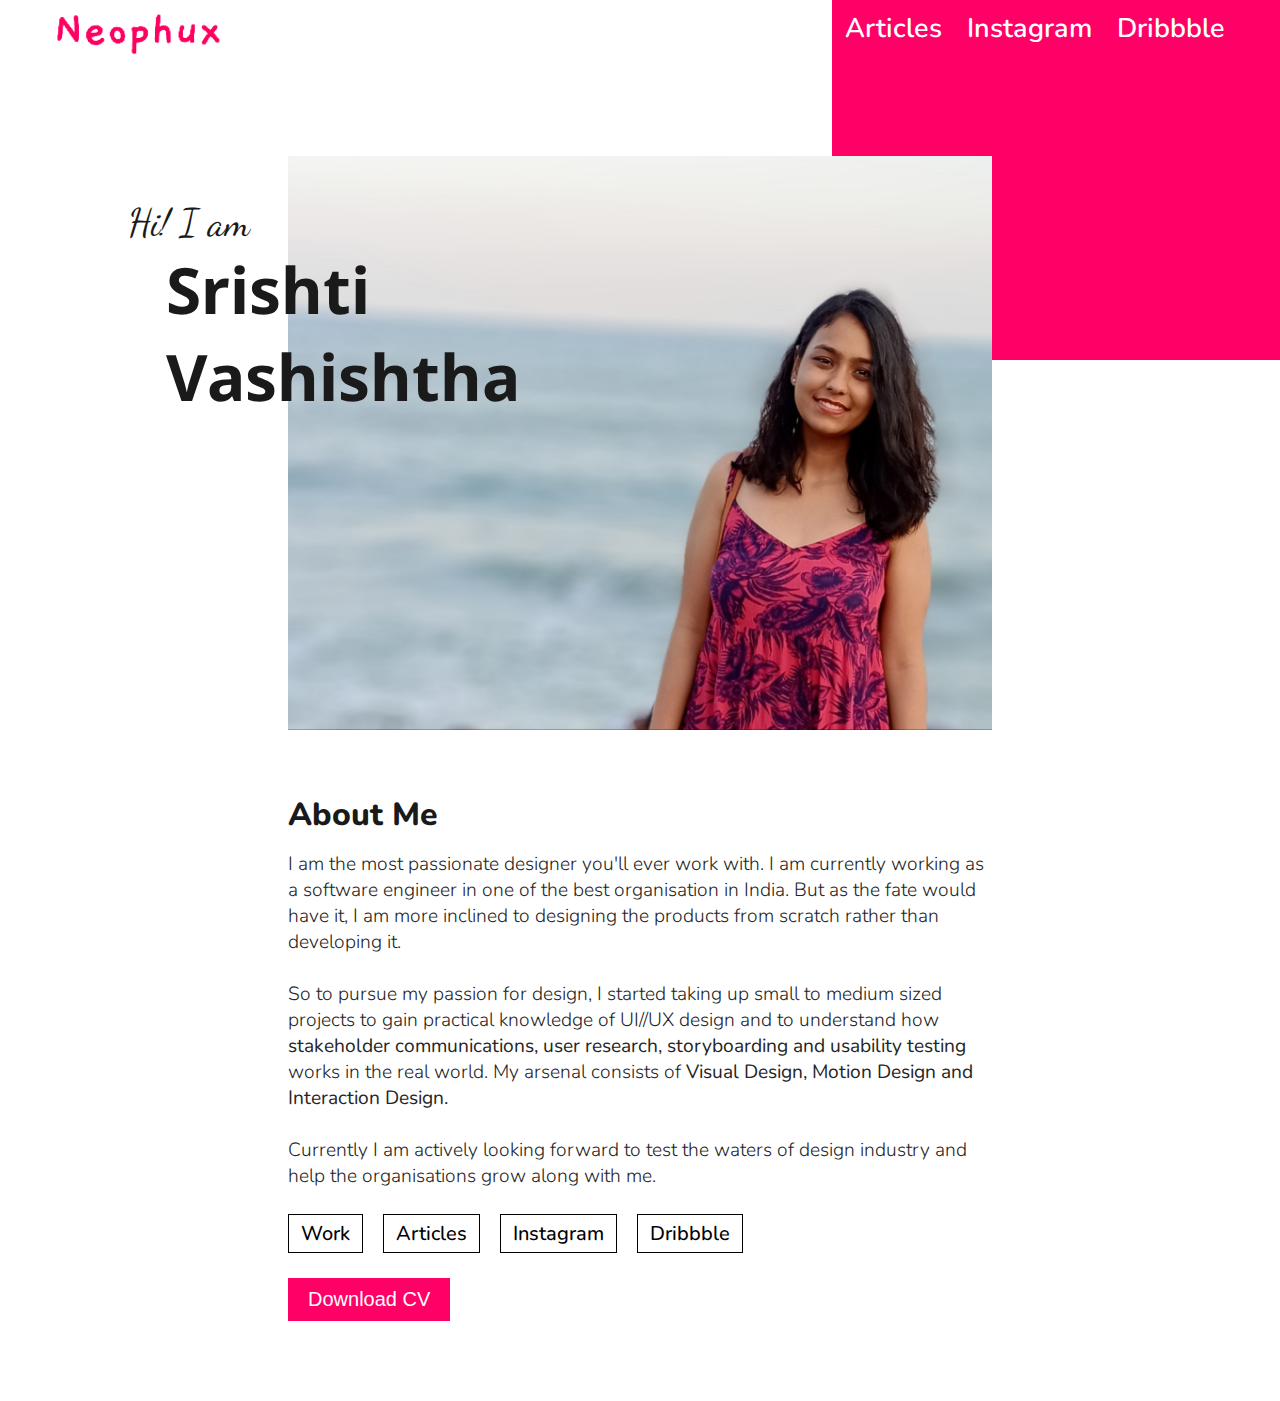
<file: index.html>
<!DOCTYPE html>
<html lang="en">
<head>
    <meta charset="UTF-8">
    <meta name="viewport" content="width=device-width, initial-scale=1.0">
    <link rel="stylesheet" href="https://stackpath.bootstrapcdn.com/font-awesome/4.7.0/css/font-awesome.min.css" />
    <title>Homepage</title>
    <link rel="preconnect" href="https://fonts.gstatic.com">
    
    <link href="https://fonts.googleapis.com/css2?family=Dancing+Script&family=Noto+Sans:wght@700&family=Nunito:ital,wght@0,200;0,300;0,400;0,600;0,700;0,800;0,900;1,200;1,300;1,400;1,600;1,700;1,800;1,900&display=swap" rel="stylesheet">
    
    <link href="https://fonts.googleapis.com/css2?family=PT+Serif:ital@1&display=swap" rel="stylesheet">
    
    <link href="https://fonts.googleapis.com/css2?family=Noto+Sans&display=swap" rel="stylesheet">
    <link rel="stylesheet" href="assets/css/common.css">
    <link rel="stylesheet" href="assets/css/home.css">
    
</head>
<body>
    <!--<button class="btn_nav_toggle">
        <i class="fa fa-bars"></i>
    </button>-->
    <div class="menu-btn">
        <div class="menu-btn__burger"></div>
    </div>
    <div class="navbar shown_nav_sidebar">
        <div class="logo mob_logo">
            <img src="logo.png" alt="LOGO">
        </div>
        <div class="navOption">
            <a href="/work.html">
                <p>My work</p>
            </a> 
            <a href="/articles.html">
                <p>Articles</p>
            </a> 
            <a href="/instagram.html">
                <p>Instagram</p>
            </a> 
            <a href="https://dribbble.com/neophux">
                <p>Dribbble</p>
            </a> 
        </div>
    </div>
    <div class="box1"></div>
    <div class="main">
        <div class="headText">
            <span class="hiText">Hi! I am</span> 
            <span class="fullName">
                <span class="fname">Srishti</span>
                <span class="lname">Vashishtha</span></div>
            </span>
        <div class="headImg">
            <img src="./assets/images/image1.jpg" alt="Srishti Vashishtha">
        </div>
    </div>
    <div class="about">
        <div class="heading">
            <p class="heading1">About Me</p>
            <p class="headingInfo">
                I am the most passionate designer you'll ever work with. I am currently working as a software engineer in one of the best organisation in India. But as the fate would have it, I am more inclined to designing the products from scratch rather than developing it.<br><br> So to pursue my passion for design, I started taking up small to medium sized projects to gain practical knowledge of UI//UX design and to understand how <b>stakeholder communications, user research, storyboarding and usability testing </b>works in the real world. My arsenal consists of <b>Visual Design, Motion Design and Interaction Design.</b> <br> <br>Currently I am actively looking forward to test the waters of design industry and help the organisations grow along with me.
            </p>
        </div>
        <div class="buttons">
            <a href="./work.html"> 
                <button class="button">Work</button>
            </a>
            <a href="./articles.html"> 
                <button class="button">Articles</button>
            </a>
            <a href="./instagram.html"> 
                <button class="button">Instagram</button>
            </a>
            <a href="https://dribbble.com/neophux"> 
                <button class="button dribble">Dribbble</button>
            </a>
        </div>
        <a href="https://drive.google.com/file/d/1NI_rmw8hru7Rt0eQvITKJm180hNvd64D/view?usp=sharing" target="_blank">
            <div class="CV">
                <button class="CVButton">Download CV</button>
            </div>
        </a>
    </div>
    <script src="https://code.jquery.com/jquery-3.6.0.min.js"></script>
    <script>
        $('.menu-btn').click(function(){
            $('.navOption').slideToggle();
            $(this).toggleClass('activeToggles')
        })
        const menuBtn = document.querySelector('.menu-btn');
        let menuOpen = false;
        menuBtn.addEventListener('click', () => {
        if(!menuOpen) {
            menuBtn.classList.add('open');
            menuOpen = true;
        } else {
            menuBtn.classList.remove('open');
            menuOpen = false;
        }
        });
    </script>
   
</body>
</html>
</file>
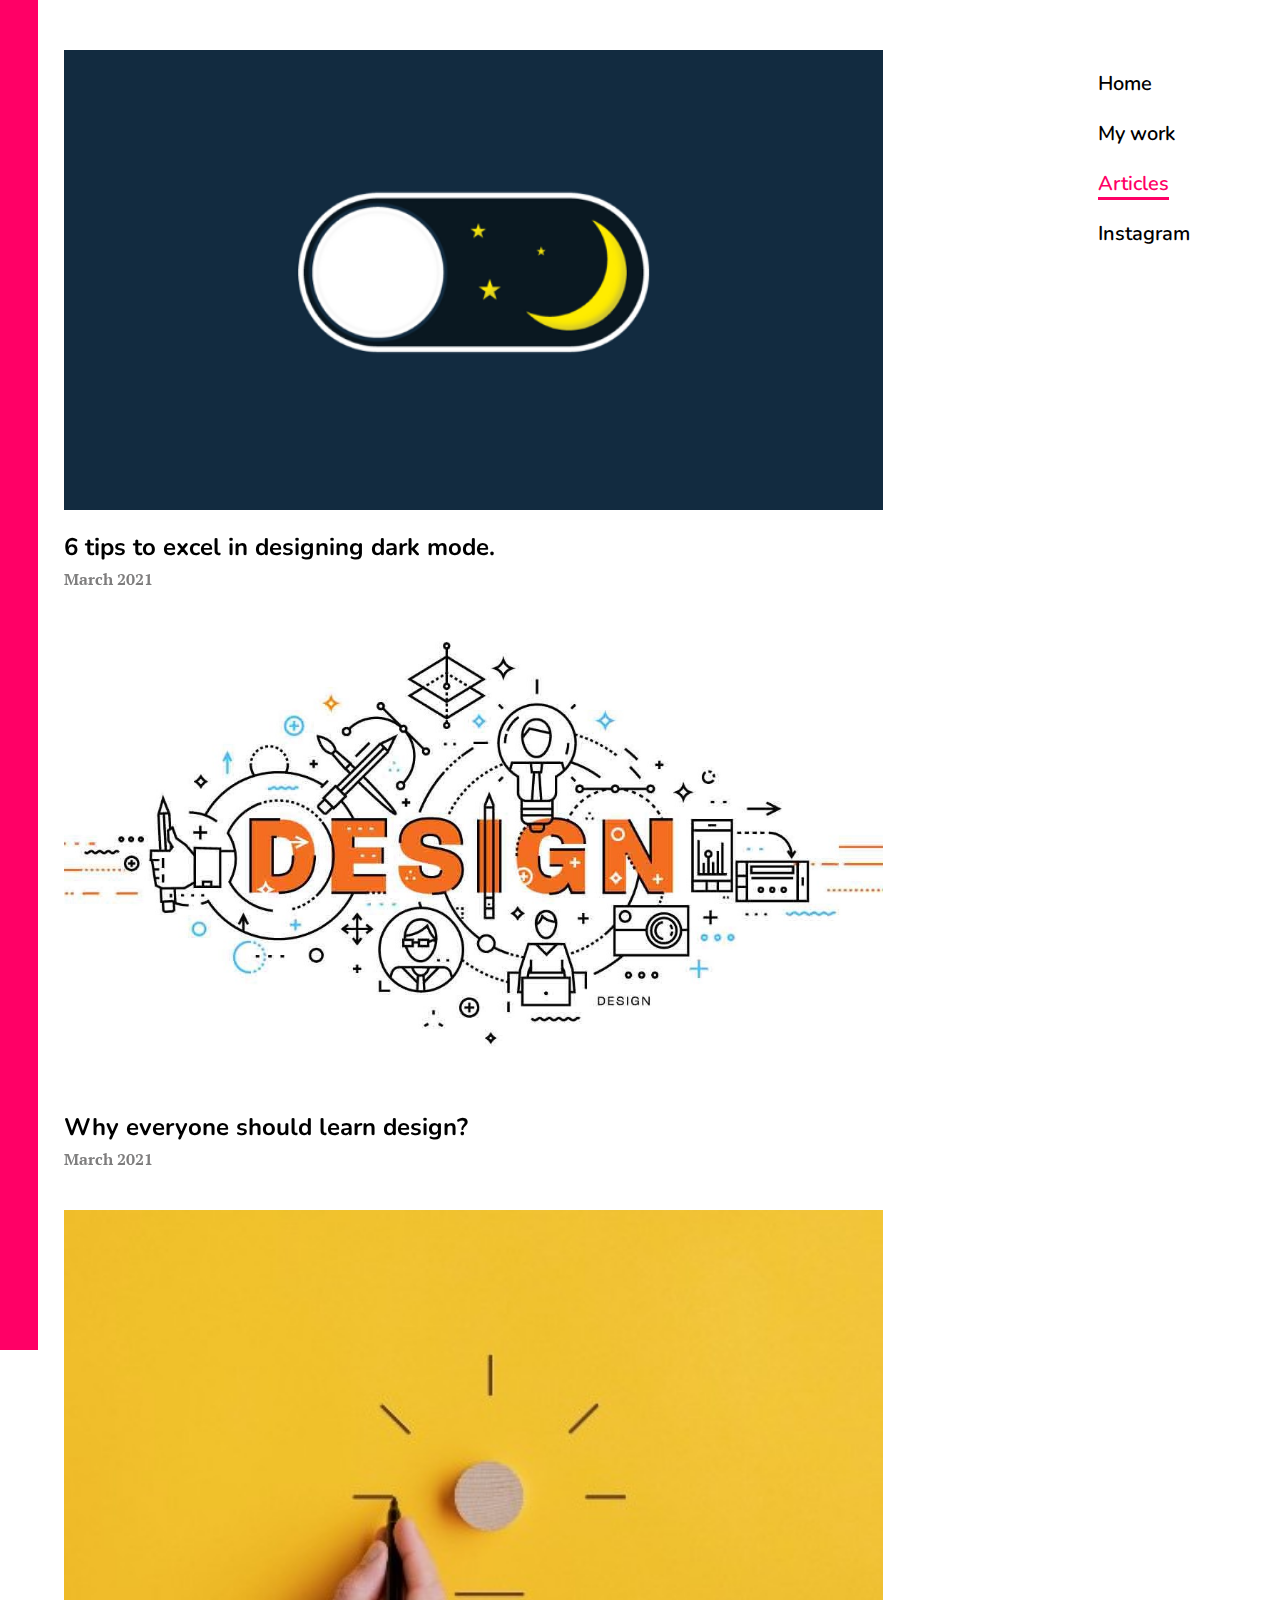
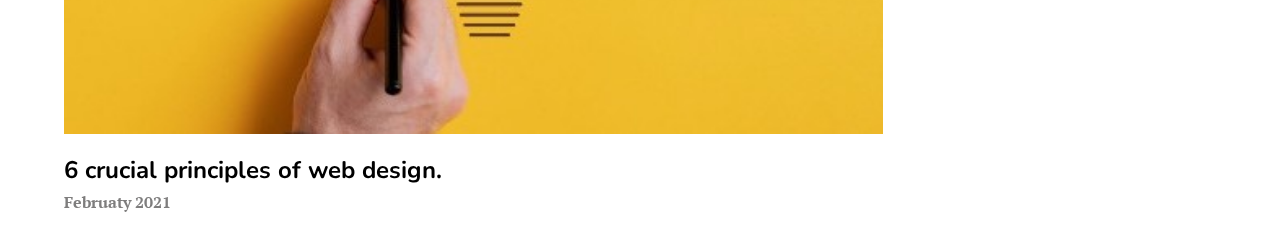
<file: articles.html>
<html>
    <head>
        <title>Neophux - Articles</title>
        <meta content="width=device-width, initial-scale=1" name="viewport" />
        <link rel="stylesheet" href="./assets/css/common.css">
        <link rel="stylesheet" href="./article.css">
        <link rel="preconnect" href="https://fonts.gstatic.com">

        <link rel="stylesheet" href="https://stackpath.bootstrapcdn.com/font-awesome/4.7.0/css/font-awesome.min.css" />

        <link href="https://fonts.googleapis.com/css2?family=Dancing+Script&family=Noto+Sans:wght@700&family=Nunito:ital,wght@0,200;0,300;0,400;0,600;0,700;0,800;0,900;1,200;1,300;1,400;1,600;1,700;1,800;1,900&display=swap" rel="stylesheet">
        
        <link href="https://fonts.googleapis.com/css2?family=PT+Serif:ital@1&display=swap" rel="stylesheet">

        <link href="https://fonts.googleapis.com/css2?family=Noto+Sans&display=swap" rel="stylesheet">

    </head>

    <body>
        <div class = "header">
            <div class="logo_desktop">
                <img src="logo.png" alt="LOGO">
            </div>
        </div>
        <div id="sidebar"></div>
        <!-- mobile-header HTML start -->
    <nav class="mobile_header">
        <a href="./index.html" class="mob_logo"><img src="./logo.png" alt="logo"></a>
        <div class="menu-btn">
            <div class="menu-btn__burger"></div>
        </div>
        <div class="navContent_two">
            <a href="/index.html"><span>Home</span></a>
            <a href="/work.html" ><span>My work</span></a>
            <a href="/articles.html" class="articles"><span>Articles</span></a>
            <a href="/instagram.html"><span class="instagramNav"> Instagram</span></a>    
        </div>
    </nav>
    <!-- mobile-header HTML end -->
        <div class="row">
            <div class="main">
                
                <a href="https://uxplanet.org/6-tips-to-excel-in-designing-dark-mode-fda5b52dc273" class="article">
                    <div class="sp-img">
                            <img src="darkmode.png" alt="sp">
                    </div>
                    <div class="sp-content">
                        6 tips to excel in designing dark mode.
                      <div class ="datesp">
                        March 2021
                      </div>
                    </div>
                </a>
                
                <a href="https://bootcamp.uxdesign.cc/why-everyone-should-learn-design-bc4737b42ced" class="article">
                    <div class="sp-img">
                            <img src="design.jpeg" alt="sp">
                    </div>
                    
                    <div class="sp-content">
                        Why everyone should learn design?
                        <div class ="datesp">
                            March 2021
                        </div>
                    </div>
                </a>
                
                <a href = "https://uxplanet.org/6-crucial-principles-of-web-design-248d574be6b8" class="article">
                    <div class="sp-img-webdesign">
                        <img src="webdesign.jpeg" alt="sp">
                    </div>
                    <div class="sp-content">
                        6 crucial principles of web design.
                        <div class ="datesp">
                            Februaty 2021
                        </div>
                    </div>
                </a>  
            </div>

            <div class="nav">
                <div class="logo">
                    <img src="logo.png" alt="LOGO">
                </div>
                <div class="navContent">
                    <a href="/index.html"><span>Home</span> </a>
                    <a href="/work.html"> <span> My work</span></a>
                    <a href="/articles.html" class="articles"><span> Articles </span></a>
                    <a href="/instagram.html"><span> Instagram </span></a>    
                </div>
            </div>
        </div>
        <script src="https://code.jquery.com/jquery-3.6.0.min.js"></script>
        <script>
            $('.menu-btn').click(function(){
                $('.navContent_two').slideToggle();
            })
            const menuBtn = document.querySelector('.menu-btn');
            let menuOpen = false;
            menuBtn.addEventListener('click', () => {
            if(!menuOpen) {
                menuBtn.classList.add('open');
                menuOpen = true;
            } else {
                menuBtn.classList.remove('open');
                menuOpen = false;
            }
            });
        </script>
    </body>
</html>
</file>
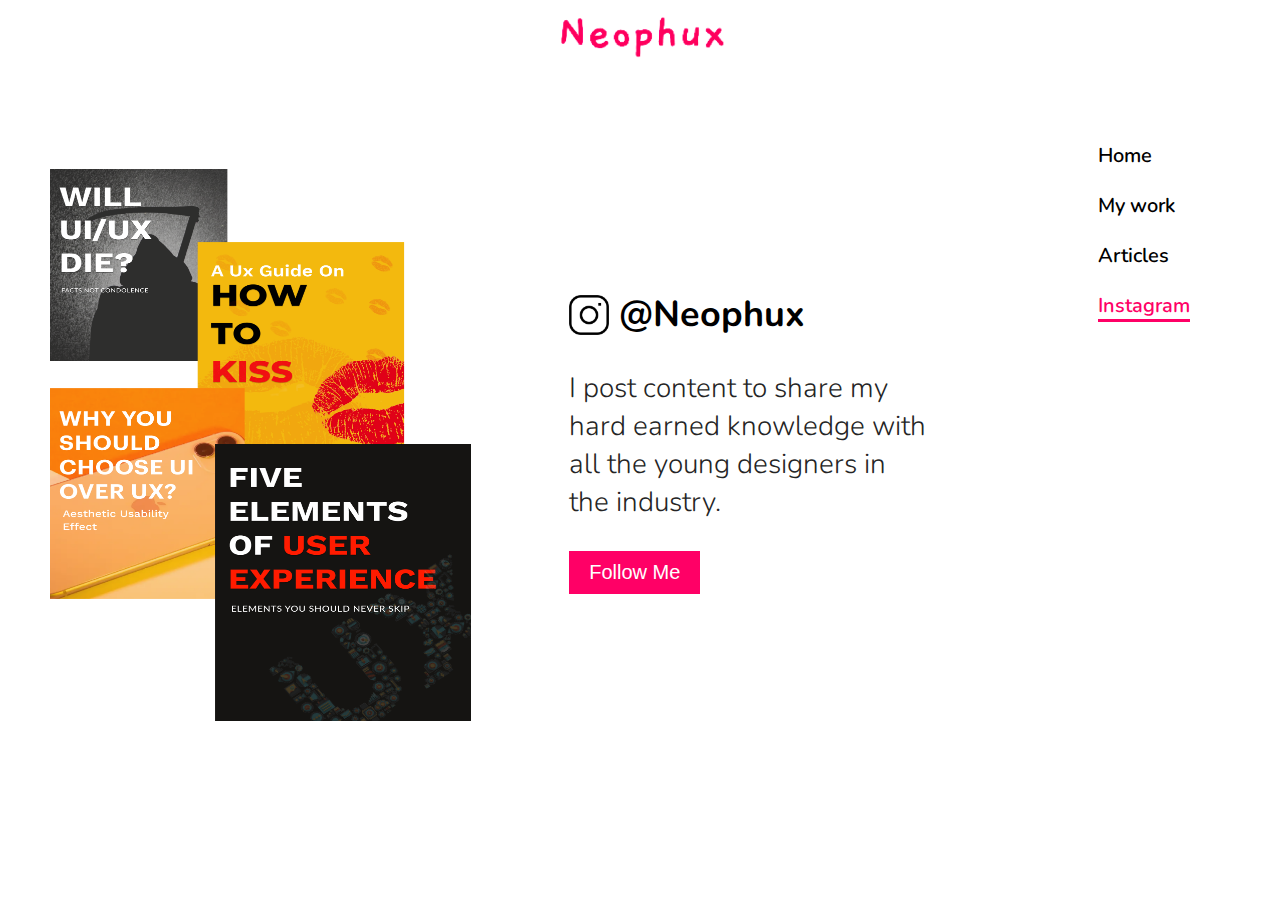
<file: instagram.html>
<!DOCTYPE html>
<html lang="en">
<head>
    <meta charset="UTF-8">
    <meta name="viewport" content="width=device-width, initial-scale=1.0">
    <title>Instagram</title>
    <link rel="stylesheet" href="https://stackpath.bootstrapcdn.com/font-awesome/4.7.0/css/font-awesome.min.css" />
    
    <link href="https://fonts.googleapis.com/css2?family=Dancing+Script&family=Noto+Sans:wght@700&family=Nunito:ital,wght@0,200;0,300;0,400;0,600;0,700;0,800;0,900;1,200;1,300;1,400;1,600;1,700;1,800;1,900&display=swap" rel="stylesheet">
    
    <link href="https://fonts.googleapis.com/css2?family=PT+Serif:ital@1&display=swap" rel="stylesheet">
    
    <link href="https://fonts.googleapis.com/css2?family=Noto+Sans&display=swap" rel="stylesheet">
    <link rel="stylesheet" href="assets/css/common.css">
    <link rel="stylesheet" href="assets/css/instragram.css">
</head>
<body>
    <div class="header_2">
        <div class="logo">
            <img src="logo.png" alt="LOGO">
        </div>
    </div>
    <!-- mobile-header HTML start -->
    <nav class="mobile_header">
        <a href="./index.html" class="mob_logo"><img src="./logo.png" alt="logo"></a>
        <button class="mob_btn_nav_toggle">
            <i class="fa fa-bars"></i>
        </button>
        <div class="navContent_two">
            <a href="/index.html"><span>Home</span></a>
            <a href="/work.html"><span>My work</span></a>
            <a href="/articles.html"><span>Articles</span></a>
            <a href="/instagram.html"><span class="instagramNav"> Instagram</span></a>    
        </div>
    </nav>
    <!-- mobile-header HTML end -->
    <div class="main">
        <div class="content">
            <div class="image">
                <img src="./assets/images/insta_side_image.png" alt="Srishti Vashishatha">
            </div>
            <div class="info">
                <div class="infoPack">
                    <div class="instaIcons">
                        <div class="instaLogo">
                            <img src="./assets/images/insta_image.png" alt="insta-logo">
                        </div>
                        <div class="insta-handle">
                            <p>@Neophux</p>
                        </div>
                    </div>
                    

                    <div class="insta-para">
                        <p>I post content to share my hard earned knowledge with all the young designers in the industry.</p>
                    </div>

                    <a href="https://www.instagram.com/neophux/" target="_blank" class="instaFollow"> 
                        <button class= "follow" type="button">Follow Me</button>
                    </a>
                </div>
            </div> 
        </div>
        <div class="nav">
            <div class="logo">
                <img src="logo.png" alt="LOGO">
            </div>
            <div class="navContent">
                <a href="/index.html"><span>Home</span></a>
                <a href="/work.html"><span>My work</span></a>
                <a href="/articles.html"><span>Articles</span></a>
                <a href="/instagram.html"><span class="instagramNav"> Instagram</span></a>    
            </div>
        </div>
    </div>
    
    <script src="https://code.jquery.com/jquery-3.6.0.min.js"></script>
    <script>
        $('.mob_btn_nav_toggle').click(function(){
            $('.navContent_two').slideToggle();
        })
    </script>
</body>
</html>
</file>
<file: assets/css/common.css>
:root{
    --primary-color:#FF0066;
    --white-text: #ffffff;
    --black-text:#1F1E1D;
    --tile-color:#E8DDDD;
}
/* global css start */
*{
    box-sizing: border-box;
    outline: none;
}
html , body{
    overflow: hidden;overflow-y: auto;
}
body{font-size: 24px;margin: 0;overflow: hidden;overflow-y: auto;}
a{text-decoration: none;}
p{margin: 0;}
/* global css end */

/* common classes css start */
.main{
    position: relative;
    width: 100vw;
}
.button{
    padding: 6px 12px;
    border: 0.5px solid black;
    background-color: white;
    font-family: 'Nunito', sans-serif;
    font-weight: 500;
    font-size: 3vh;
    margin-right: 20px;
    font-size: 17px;
    transition: 0.3s all ease-in-out;
}
.button:hover{
    border: 1px solid var(--primary-color);
    color: var(--primary-color);
}

.CVButton{
    color: white;
    background-color: var(--primary-color);
    padding: 12px 24px;
    border-radius: px;
    border:none;
    font-size: 20px;
    transition: 0.8s cubic-bezier(0.2,1,0.2,1);
    cursor: pointer;
    margin-bottom: 50px;
}
.CVButton:hover{
    transform:translateY(-2px);
    box-shadow: 0px 15px 30px 0px rgba(255, 0, 102,0.25);
}
/* common classes css end */


/* header 1 css start */
.btn_nav_toggle {
    position: absolute;
    border: none;
    background: transparent;
    right: 34px;
    top: 20px;
    padding: 10px 13px;
    color: #fff;
    font-size: 24px;
    border-radius: 4px;
    display: none;
    outline: none !important;
    z-index: 2;
}
.navbar{
    width: 100vw;
    /* border:2px solid black; */
    /* background-color: var(--black-text); */
    height: 50px;
    display: flex;
    justify-content: space-between;
}
.logo img{
    width:171px;  
    height:auto;
    margin-top: 6%;
    margin-left:30%;
}
.navOption{
    display: flex;
    padding-right: 30px;
}

.navOption p{
    padding: 10px 0 0 0;
    color: white;
    font-family: 'Nunito', sans-serif;
    font-weight: 600;
    font-size: 3vh;
    margin-right: 25px;
}
.navOption p:hover{
    font-family: 'Nunito', sans-serif;
    font-weight: 600;
    font-size: 3vh; 
    padding: 10px 0 0 0;
    border-bottom: 3px solid white;
    margin-right: 25px;
}
/* header 1 css end */

/* header 2 css start */
.header_2{text-align: center;}
.header_2 .logo img{
    margin-top: 1%;
    margin-left: 0px;  
}
.nav{
    width: 10%;
    display: flex;
    flex-direction: column;
}
.nav .logo{
    display: none;
}
.navContent{
    display: flex;
    flex-direction: column;
    margin-top:10px;
    
}
.nav a{
    color: black;
    margin: 0;
    font-family: 'Nunito', sans-serif;
    font-weight: 600;
    font-size: 20px; 
    transition: 0.3s all ease-in-out;
    padding:10px;
    border-bottom:3px solid white;
    /* text-align: center; */
}
/* header 2 css end */

/* mobile-header css start */
.fa{
    border:none;
}
.mobile_header {
    padding: 13px 30px;
    display: none;
}
.mobile_header .mob_logo {
    display: inline-block;
    width: 110px;
    height: 80%;
}
.mobile_header .mob_logo img{width: 100%;}
.mob_btn_nav_toggle{
    border: 1px solid var(--primary-color);
    background: transparent;
    right: 34px;
    top: 20px;
    padding: 10px 13px;
    color: var(--primary-color);
    font-size: 24px;
    border-radius: 4px;
    display: none;
    outline: none !important;
    z-index: 2;
}

.navContent_two{
    border-bottom: 2px solid var(--primary-color);
}

.mobile_header .navContent_two {
    position: absolute;
    top: 0;
    left: 0;
    width: 100%;
    height: auto;
    background: #fff;
    padding: 18px 15px 10px;
    font-size: 20px;
    z-index: 1;
    display: none;
}

.mobile_header .navContent_two a {
    font-family: 'Nunito', sans-serif;
    color: #333;
    margin-bottom: 10px;
    display: block;
}
/* mobile-header css end */

/* content css start */
.content{
    width: 88%;
    display: flex;
}
/* content css end */

@media (max-width: 1200px){
    .header_2{display: none;}
    .nav{display: none;}
    .mobile_header{display: flex;align-items: center;justify-content: center;}
    .mobile_header .mob_logo{
        width: 150px;
    }
}

@media (max-width: 768px){
    .mobile_header .mob_btn_nav_toggle{
        display: inline-block;
        border: none;
    }
}
</file>
<file: assets/css/home.css>
.box1{
    /* border:2px solid black; */
    position: absolute;
    background-color: var(--primary-color);
    top: 0;
    right: 0;
    width: 35%;
    height: 40%;
    z-index: -1;
}

/* banner css start */
.headText{
    display: flex;
    flex-direction: column;
    position: absolute;
    width: 30vw;
    top:10%;
    left:10%;
}
.hiText{
    font-family: 'Dancing Script', cursive;
    font-size: 3vw;
    padding-top: 20%;
    color: rgb(26, 26, 26);
}
.fullName{
    /* to side the fname+lname    */
    padding-left: 10%;
    color: rgb(26, 26, 26);
}
.fname, .lname{
    font-size: 5vw;
    font-family: 'Noto Sans', sans-serif;
    font-weight: 700;
}

.headImg{
    width: 55%;
    height: 50%;
    text-align: center;
    margin: 0 auto;
}
.headImg img{
    margin-top:15%;
    margin-bottom: 6%;
    max-width: 100%;
    max-height: 100%;
    z-index: 1;
}
/* banner css end */

/* about section css start */
.about{
    width: 55vw;
    margin: 0 auto;
}
.heading1{
    font-family: 'Nunito', sans-serif;
    font-weight: 800;
    font-size: 2.5vw;
    color: rgb(26, 26, 26);
    padding: 15px 0;
}
.headingInfo{
    font-size: 1.5vw;
    font-family: 'Nunito', sans-serif;
    font-weight: 300;
    color: rgb(37, 37, 37);
}

.buttons {
    margin: 25px 0;
    width: 100%;
    display: flex;
}
.CV{
    margin-bottom: 30px;
}

/* about section css end */
@media only screen and (min-width: 1920px) {
    .button{
        font-size: 22px;
        padding:10px 20px;
    }
    .CVButton{
        padding:15px 25px;
        font-size: 25px;
    }
    .box1{
        width: 38%;
    }

}
@media only screen and (max-width: 1700px) {
    .button{
        font-size: 20px;
        padding:5px 12px;
    }
    .CVButton{
        padding:10px 20px;
        font-size: 20px;
    }
    .box1{
        width: 58%;
    }

}
@media only screen and (max-width: 1440px) {
    .button{
        font-size: 20px;
        padding:5px 12px;
    }
    .CVButton{
        padding:10px 20px;
        font-size: 20px;
    }
    .box1{
        width: 35%;
    }

}

@media only screen and (max-width: 1200px) {
    .headImg img{
        margin-top:25%;
    }
    
    .hiText{
        font-size: 4vw;
    }
    .fname, .lname{
        font-size: 8vw;
    }
    .buttons{
        width: 53%;
    }
    .button{
        padding: 5px 10px;
        margin-right: 20px;
        font-family: 'Nunito', sans-serif;
        font-weight: 500;
        font-size: 5vh;
    }
    .heading1{
        font-size: 36px;
    }
    .headingInfo{
        font-size: 3.5vh;
        font-family: 'Nunito', sans-serif;
        font-weight: 300;
        color: rgb(37, 37, 37);
    }
    
    .CV{
        margin-bottom: 70px;
    }
    .CVButton{
        color: white;
        background-color: var(--primary-color);
        padding: 10px 26px;
        border:none;
        margin-top: 2%;
        font-family: 'Nunito', sans-serif;
        font-weight: 400;
        font-size: 4vh;
        transition: 0.3s all ease-in-out;
    }
    .logo img{
        width:50%;  
        height:60%;
        margin-top: 6%;
        margin-left:30%;
    }

    /* menu icon */
    .menu-btn {
        position: relative;
        display: flex;
        justify-content: center;
        align-items: center;
        width: 80px;
        height: 80px;
        cursor: pointer;
        transition: all .5s ease-in-out;
        /* border: 3px solid #fff; */
      }
      .menu-btn__burger {
        width: 50px;
        height: 6px;
        background: #fff;
        border-radius: 5px;
        box-shadow: 0 2px 5px rgba(255,101,47,.2);
        transition: all .5s ease-in-out;
      }
      .menu-btn__burger::before,
      .menu-btn__burger::after {
        content: '';
        position: absolute;
        width: 50px;
        height: 6px;
        background: #fff;
        border-radius: 5px;
        box-shadow: 0 2px 5px rgba(255,101,47,.2);
        transition: all .5s ease-in-out;
      }
      .menu-btn__burger::before {
        transform: translateY(-16px);
      }
      .menu-btn__burger::after {
        transform: translateY(16px);
      }
      /* ANIMATION */
      .menu-btn.open .menu-btn__burger {
        transform: translateX(-50px);
        background: transparent;
        box-shadow: none;
      }
      .menu-btn.open .menu-btn__burger::before {
        transform: rotate(45deg) translate(35px, -35px);
      }
      .menu-btn.open .menu-btn__burger::after {
        transform: rotate(-45deg) translate(35px, 35px);
      }
   
  }


/* for Ipad */
@media only screen and (max-width: 1024px) {
    .box1{
        width: 60vw;
        height: 70vh;
    }

    .navOption{
        font-size: 4vw;
        
    }
    .navOption p{
    
        padding-right: 8px;
        font-family: 'Nunito', sans-serif;
        font-weight: 600;
        font-size: 2.8vh;
    }
    .main{
        height: 83%;

    }
    .heading1{
        font-size: 36px;
    }
    .headingInfo{
        font-size: 3.2vh;
        font-family: 'Nunito', sans-serif;
        font-weight: 300;
        color: rgb(37, 37, 37);
    }
    .about{
        width: 80%;
    }
    .CV{
        margin-bottom: 70px;
    }
    .CVButton{
        color: white;
        background-color: var(--primary-color);
        padding: 10px 26px;
        border:none;
        margin-top: 2%;
        font-family: 'Nunito', sans-serif;
        font-weight: 400;
        font-size: 3.2vh;
        transition: 0.3s all ease-in-out;
    }
    .hiText{
        font-size: 4vw;
        margin-top:-15%;
    }
    .fname, .lname{
        font-size: 6vw;
    }
    .headImg{
        width: 80%;
    }
    .headImg img{
        margin-top:40%;
    }
    .headingInfo{
        font-size: 3.2vh;
        font-family: 'Nunito', sans-serif;
        font-weight: 300;
        color: rgb(37, 37, 37);
    }
    .heading1{
        font-size: 48px;
    }
    .about{
        width: 80%;
    }
    .buttons{
        width: 30%;
    }
    .button{
        padding: 5px 10px;
        margin-right: 20px;
        font-family: 'Nunito', sans-serif;
        font-weight: 500;
        font-size: 3.4vh;
    }
    .navOption {
        display: none;
       
    }

    .btn_nav_toggle{
        display: inline-block; 
    }
    

    .shown_nav_sidebar .navOption{
        position: absolute;
        left: 0;
        top: 0px;
        width: 100%;
        height:28%;
        z-index: 1;
        background: #fff;
        padding-top: 60px;
    }
    

    .activeToggles {
        border-color: var(--primary-color);
        color: var(--primary-color);
    }

    
    .shown_nav_sidebar .navOption a {
        display: block;
        padding-left: 15px;
    }
    
    .shown_nav_sidebar .navOption a p {
        color:var(--primary-color);
    }
    .logo img{
        width:50%;  
        height:60%;
        margin-top: 12%;
        margin-left:30%;
    }

    /* menu icon */
    .menu-btn {
        position: relative;
        display: flex;
        justify-content: center;
        align-items: center;
        width: 80px;
        height: 80px;
        cursor: pointer;
        transition: all .5s ease-in-out;
        /* border: 3px solid #fff; */
      }
      .menu-btn__burger {
        width: 50px;
        height: 6px;
        background: #fff;
        border-radius: 5px;
        box-shadow: 0 2px 5px rgba(255,101,47,.2);
        transition: all .5s ease-in-out;
      }
      .menu-btn__burger::before,
      .menu-btn__burger::after {
        content: '';
        position: absolute;
        width: 50px;
        height: 6px;
        background: #fff;
        border-radius: 5px;
        box-shadow: 0 2px 5px rgba(255,101,47,.2);
        transition: all .5s ease-in-out;
      }
      .menu-btn__burger::before {
        transform: translateY(-16px);
      }
      .menu-btn__burger::after {
        transform: translateY(16px);
      }
      /* ANIMATION */
      .menu-btn.open .menu-btn__burger {
        transform: translateX(-50px);
        background: transparent;
        box-shadow: none;
      }
      .menu-btn.open .menu-btn__burger::before {
        transform: rotate(45deg) translate(35px, -35px);
      }
      .menu-btn.open .menu-btn__burger::after {
        transform: rotate(-45deg) translate(35px, 35px);
      }
   
  }
    
  }
  /* for mobile */
@media only screen and (max-width: 600px) {
    
    .box1{
        width: 50%;
        height: 45%;
    }
    
    .navOption{
        font-size: 4vw;
        
    }
    .navOption p{
    
        padding-right: 8px;
        font-family: 'Nunito', sans-serif;
        font-weight: 600;
        font-size: 2.8vh;
    }
    .main{
        height: 60%;
    }
    .hiText{
        font-size: 5vw;
        margin-top:2px;
    }
    .headText{
        top:5%;
    }
    .fname, .lname{
        font-size: 8vw;
    }
    .headImg{
        margin-top: 10%;
        height: auto;
        width: 95%;
    }
    .headImg img{
        margin-top: 40%;
        max-width: 90%;
    }
    .about{
        width: 80vw;
    }
    .heading1{
        font-size: 26px;
    }
    .headingInfo{
        font-size: 4vw;
        font-size: 16px;
        font-family: 'Nunito', sans-serif;
        font-weight: 300;
    }
    .buttons{
        width:40%;
    }
    .button{
        padding: 5px 10px;
        margin-right: 10px;
        font-family: 'Nunito', sans-serif;
        font-weight: 500;
        font-size: 16px;
    }
    
    .CV{
        margin-bottom: 40px;
    }
    .CVButton{
        color: white;
        background-color: var(--primary-color);
        padding: 10px 26px;
        border:none;
        margin-top: 2%;
        font-family: 'Nunito', sans-serif;
        font-weight: 400;
        font-size: 3vh;
        transition: 0.3s all ease-in-out;
    }
    .navOption {
        display: none;
       
    }

    .btn_nav_toggle{
        display: inline-block;
    }
    
    .shown_nav_sidebar .navOption{
        position: absolute;
        left: 0;
        top: 0px;
        width: 100%;
        height:28%;
        z-index: 1;
        background: #fff;
        padding-top: 60px;
    }


    .activeToggles {
        border-color: var(--primary-color);
        color: var(--primary-color);
    }

    
    .shown_nav_sidebar .navOption a {
        display: block;
        padding-left: 15px;
    }
    
    .shown_nav_sidebar .navOption a p {
        color:var(--primary-color);
    }
    .logo img{
        width: 100px;
        height: 80%;
        margin-top: 25%;
        margin-left: 35%;
    }

    /* menu icon */
    .menu-btn {
        position: relative;
        display: flex;
        justify-content: center;
        align-items: center;
        width: 80px;
        height: 80px;
        cursor: pointer;
        transition: all .5s ease-in-out;
        /* border: 3px solid #fff; */
      }
      .menu-btn__burger {
        width: 50px;
        height: 6px;
        background: #fff;
        border-radius: 5px;
        box-shadow: 0 2px 5px rgba(255,101,47,.2);
        transition: all .5s ease-in-out;
      }
      .menu-btn__burger::before,
      .menu-btn__burger::after {
        content: '';
        position: absolute;
        width: 50px;
        height: 6px;
        background: #fff;
        border-radius: 5px;
        box-shadow: 0 2px 5px rgba(255,101,47,.2);
        transition: all .5s ease-in-out;
      }
      .menu-btn__burger::before {
        transform: translateY(-16px);
      }
      .menu-btn__burger::after {
        transform: translateY(16px);
      }
      /* ANIMATION */
      .menu-btn.open .menu-btn__burger {
        transform: translateX(-50px);
        background: transparent;
        box-shadow: none;
      }
      .menu-btn.open .menu-btn__burger::before {
        transform: rotate(45deg) translate(35px, -35px);
      }
      .menu-btn.open .menu-btn__burger::after {
        transform: rotate(-45deg) translate(35px, 35px);
      }
   
  }
  }
</file>
<file: article.css>
/**{
    box-sizing: border-box;
}
:root{
    --primary-color:#FF0066;
}
body{
    margin: 0;
    font-size: 2vw;
}
a{
    text-decoration: none;
}
.header{
    text-align: center;
}
.sidebar{
    background-color:var(--primary-color);
    width: 1%;
    height: 150%;
    left: 0;
    top: 0;
    position: fixed;
}
.row{
    display: flex;
}
.main{
    width: 85%;
    display: flex;
    flex-direction: column;
}
.article{
    max-height: 600px;
    margin: 20px;
    padding-top: 20px;
    transition: 0.3s all ease-in-out;
}
.article img{
    opacity: 0.7;
    transition: 0.3s all ease-in-out;
}
.article img:hover{
    opacity: 1;
}
.sp-img{
    width: 90%;
    height: 80%;
}
.sp-img img{
    width: 100%;
    height: 100%;
}
.sp-content{
    font-family: 'Nunito', sans-serif;
    font-weight: 700;
    font-style: normal;
    font-size: 24px;
    padding:10px 0 0 0;
}
.date{
    padding:5px 0 0 0;
    color: rgb(126, 125, 125);
    font-family: 'PT Serif', serif;
    font-size: 16px;
}
.nav{
    width: 15%;
    display: flex;
    flex-direction: column;
}
.nav .logo{
    display: none;
}
.navContent{
    display: flex;
    flex-direction: column;
}
.navContent a{
    padding:20px 10px;
}
a{
    font-size: 24px;
    color: black;
}

.article:hover{
    color:var(--primary-color);
}
.articleNav{
    color: var(--primary-color);
    border-bottom: 2px solid var(--primary-color);
}

@media only screen and (max-width: 600px) {
    
    .header{
        display: none;
    }
    .nav{
        position: absolute;
        top: 0;
        left: 0;
        width: 100%;
        flex-direction: row;
        justify-content: space-between;
    }
    .nav .logo{
        display: block;
        padding: 20px;
    }
    .navContent{
        display: flex;
        flex-direction: row;
    }
    .navContent a{
        padding:10px 5px;
        font-size: 13px;
    }
    .main{
        width: 100%;
    }
    .sp-content{
        font-size: 30px;
    }
    .date{
        font-size: 15px;
    }

}*/

*{
    box-sizing: border-box;
}
body{
    margin: 0;
    font-size: 2vw !important;
}
:root{
    --primary-color:#FF0066;
}
a{
    text-decoration: none;
}
.header{
    text-align: center;
}
#sidebar{
    background-color:var(--primary-color);
    width: 3%;
    height: 150%;
    left: 0;
    top: 0;
    position: fixed;
}
.nav{
    width: 15%;
    display: flex;
    flex-direction: column;
}
.nav .logo{
    display: none;
}
.navContent{
    display: flex;
    flex-direction: column;
    
}
.row{
    display: flex;
    margin-top: 50px;
}
.main{
    width: 85%;
    padding-left: 5%;
}
.logo img{
    width:8%;  
    height:5%;
    margin-top:1%;
  
}
/*.tab button {
    float: left;
    border: none;
    outline: none;
    cursor: pointer;
    background-color: white;
    transition: 0.3s;
    font-family: 'Nunito', sans-serif;
    font-size: 20px;
    font-style: normal;
    font-weight: normal;
    font-size: 20px;
    line-height: 27px;
    text-decoration: none;
    color:#000000;
    padding: 8px;
    margin-right: 8px;
}
  
  /* Change background color of buttons on hover 
.tab button:hover {
    
    border: 2px solid #FF0066;
    box-sizing: border-box;
    color: #FF0066;
    padding: 8px 12px 8px 12px;
}*/

.sideProjects{
    padding: 50px 70px;
}
.sp-content{
    color: black;
    margin:3% 0 40px 0;
    font-family: 'Nunito', sans-serif;
    font-weight: 700;
    font-style: normal;
    font-size: 24px;
}
.datesp{
    color: rgb(126, 125, 125);
    font-family: 'PT Serif', serif;
    font-size: 16px;
    margin-top: 5px;
}

.sp-img{
    opacity: 1;
    transition: 0.3s all ease-in-out;
    width: 80%;
    height: 25%;
}
.article:hover .sp-img{
    opacity: 0.7;
    width: 80%;
    height: 25%;
}

.sp-img-webdesign{
    opacity: 1;
    transition: 0.3s all ease-in-out;
    width: 80%;
    height: 28.5%;
}
.article:hover .sp-img-webdesign{
    opacity: 0.7;
    width: 80%;
    height: 28.5%;
}

.article:hover .sp-content{
    color: var(--primary-color);
}
.active{
    display: block;
}
.activeButton{
    border: 2px solid var(--primary-color);
    color: var(--primary-color);
}
.hidden{
    display: none;
}
.grid{
    display: flex;
    padding: 20px 0 20px 20px;
    margin: 20px 20px 20px 20px;
    
    transition: 0.4s all ease-in-out;
}
.grid:hover{
    
    background-color: rgba(230, 230, 230,0.3);
    
}
.para{
    font-size: 20px;
    font-family: 'Nunito', sans-serif;
    font-weight: 300;
    font-style: normal;
    font-size: 16px;
    color: rgb(21, 21, 21);
}
img{
    width: 100%;
}
.heading{
    font-size: 25px;
    font-family: 'Nunito', sans-serif;
    font-weight: 600;
    font-style: normal;
    
}
.data{
    font-size: 25px;
    font-weight: 700;
}
.nav a{
    color: black;
    margin: 0;
    font-family: 'Nunito', sans-serif;
    font-weight: 600;
    font-size: 20px; 
    transition: 0.3s all ease-in-out;
    padding:10px;
    border-bottom:3px solid white;
    /* text-align: center; */
}
.nav a:hover>span{
    color:var(--primary-color);
    border-bottom:3px solid var(--primary-color);
}
.articles > span{
    color: var(--primary-color) !important;
    border-bottom:3px solid var(--primary-color);
}
/*.logo_desktop{
    width: 100%;
    display: flex;
    justify-content: center;
}
.logo_desktop img{
    width: 160px;
    height: auto;
    margin-top: 10px;
}*/
.logo_desktop{
    display:none;
}

@media only screen and (min-width: 1600px){
    *{
        box-sizing: border-box;
    }
    body{
        margin: 0;
        font-size: 2vw !important;
    }
    :root{
        --primary-color:#FF0066;
    }
    a{
        text-decoration: none;
    }
    .header{
        text-align: center;
    }
    #sidebar{
        background-color:var(--primary-color);
        width: 3%;
        height: 150%;
        left: 0;
        top: 0;
        position: fixed;
    }
    .nav{
        width: 15%;
        display: flex;
        flex-direction: column;
    }
    .nav .logo{
        display: none;
    }
    .navContent{
        display: flex;
        flex-direction: column;
        
    }
    .row{
        display: flex;
        margin-top: 50px;
    }
    .main{
        width: 85%;
        padding-left: 5%;
    }
    .logo_desktop{
        display: flex;
        justify-content: center;
    }
    .logo img{
        width:8%;  
        height:5%;
        margin-top:1%;
      
    }
    /*.tab button {
        float: left;
        border: none;
        outline: none;
        cursor: pointer;
        background-color: white;
        transition: 0.3s;
        font-family: 'Nunito', sans-serif;
        font-size: 20px;
        font-style: normal;
        font-weight: normal;
        font-size: 20px;
        line-height: 27px;
        text-decoration: none;
        color:#000000;
        padding: 8px;
        margin-right: 8px;
    }
      
      /* Change background color of buttons on hover 
    .tab button:hover {
        
        border: 2px solid #FF0066;
        box-sizing: border-box;
        color: #FF0066;
        padding: 8px 12px 8px 12px;
    }*/
    
    .sideProjects{
        padding: 50px 70px;
    }
    .sp-content{
        color: black;
        margin:3% 0 40px 0;
        font-family: 'Nunito', sans-serif;
        font-weight: 700;
        font-style: normal;
        font-size: 24px;
    }
    .datesp{
        color: rgb(126, 125, 125);
        font-family: 'PT Serif', serif;
        font-size: 16px;
        margin-top: 5px;
    }
    
    .sp-img{
        opacity: 1;
        transition: 0.3s all ease-in-out;
        width: 80%;
        height: 26%;
    }
    .article:hover .sp-img{
        opacity: 0.7;
        width: 80%;
        height: 26%;
    }
    
    .sp-img-webdesign{
        opacity: 1;
        transition: 0.3s all ease-in-out;
        width: 80%;
        height: 29.5%;
    }
    .article:hover .sp-img-webdesign{
        opacity: 0.7;
        width: 80%;
        height: 29.5%;
    }
    
    .article:hover .sp-content{
        color: var(--primary-color);
    }
    .active{
        display: block;
    }
    .activeButton{
        border: 2px solid var(--primary-color);
        color: var(--primary-color);
    }
    .hidden{
        display: none;
    }
    .grid{
        display: flex;
        padding: 20px 0 20px 20px;
        margin: 20px 20px 20px 20px;
        
        transition: 0.4s all ease-in-out;
    }
    .grid:hover{
        
        background-color: rgba(230, 230, 230,0.3);
        
    }
    .para{
        font-size: 20px;
        font-family: 'Nunito', sans-serif;
        font-weight: 300;
        font-style: normal;
        font-size: 16px;
        color: rgb(21, 21, 21);
    }
    img{
        width: 100%;
    }
    .heading{
        font-size: 25px;
        font-family: 'Nunito', sans-serif;
        font-weight: 600;
        font-style: normal;
        
    }
    .data{
        font-size: 25px;
        font-weight: 700;
    }
    .nav a{
        color: black;
        margin: 0;
        font-family: 'Nunito', sans-serif;
        font-weight: 600;
        font-size: 20px; 
        transition: 0.3s all ease-in-out;
        padding:10px;
        border-bottom:3px solid white;
        /* text-align: center; */
    }
    .nav a:hover>span{
        color:var(--primary-color);
        border-bottom:3px solid var(--primary-color);
    }
    .articles > span{
        color: var(--primary-color) !important;
        border-bottom:3px solid var(--primary-color);
    }
} 
@media only screen and (max-width: 1200px) {
    .para{
        font-size: 15px;
        font-family: 'Nunito', sans-serif;
        font-weight: 200;
        font-style: normal;
        color: rgb(37, 37, 37);
    }
    .outlined{
        margin-top: 10px;
    }
    .sp-content{
        color: black;
        margin:2% 0 40px 0;
        font-family: 'Nunito', sans-serif;
        font-weight: 700;
        font-style: normal;
        font-size: 24px;
    }
    .sp-img-webdesign{
        opacity: 1;
        transition: 0.3s all ease-in-out;
        width: 90%;
        height: 32%;
    }
    .logo img{
        display: none;
      
    }
    .nav{
        display: none;
    }
    
    /* menu icon */
    .menu-btn {
        position: relative;
        display: flex;
        justify-content: center;
        align-items: center;
        width: 80px;
        height: 80px;
        cursor: pointer;
        transition: all .5s ease-in-out;
        z-index: 2;
        float:right;
        margin-top: 3%;
        margin-right: 4%;
        /* border: 3px solid #fff; */
      }
      .menu-btn__burger {
        width: 50px;
        height: 6px;
        background: var(--primary-color);;
        border-radius: 5px;
        box-shadow: 0 2px 5px rgba(255,101,47,.2);
        transition: all .5s ease-in-out;
        z-index: 2;
      }
      .menu-btn__burger::before,
      .menu-btn__burger::after {
        content: '';
        position: absolute;
        width: 50px;
        height: 6px;
        background: var(--primary-color);;
        border-radius: 5px;
        box-shadow: 0 2px 5px rgba(255,101,47,.2);
        transition: all .5s ease-in-out;
      }
      
      .menu-btn__burger::before {
        transform: translateY(-16px);
      }
      .menu-btn__burger::after {
        transform: translateY(16px);
        
      }
      /* ANIMATION */
      .menu-btn.open .menu-btn__burger {
        transform: translateX(-50px);
        background: transparent;
        box-shadow: none;
      }
      .menu-btn.open .menu-btn__burger::before {
        transform: rotate(45deg) translate(35px, -35px);
        background: var(--primary-color);
      }
      .menu-btn.open .menu-btn__burger::after {
        transform: rotate(-45deg) translate(35px, 35px);
        background: var(--primary-color);
      }
}

@media only screen and (max-width: 834px) {
    .para{
        font-size: 15px;
        font-family: 'Nunito', sans-serif;
        font-weight: 200;
        font-style: normal;
        color: rgb(37, 37, 37);
    }
    .outlined{
        margin-top: 10px;
    }
    .sp-content{
        color: black;
        margin:7% 0 30px 0;
        font-family: 'Nunito', sans-serif;
        font-weight: 700;
        font-style: normal;
        font-size: 20px;
    }
    .sp-img{
        opacity: 1;
        transition: 0.3s all ease-in-out;
        width: 90%;
        height: 22%;
    }
    .sp-img-webdesign{
        opacity: 1;
        transition: 0.3s all ease-in-out;
        width: 90%;
        height: 25%;
    }

    .datecs{
        font-size: 15px;
        margin-top: 10px;
    }
    .datesp{
        font-size: 15px;
    }
    .logo img{
        width:8%;  
        height:5%;
        margin-top:1%;
      
    }
    .nav{
        display: none;
    }
    /* menu icon */
    .menu-btn {
        position: relative;
        display: flex;
        justify-content: center;
        align-items: center;
        width: 80px;
        height: 80px;
        cursor: pointer;
        transition: all .5s ease-in-out;
        z-index: 2;
        float:right;
        margin-top: 3%;
        margin-right: 4%;
        /* border: 3px solid #fff; */
      }
      .menu-btn__burger {
        width: 50px;
        height: 6px;
        background: var(--primary-color);;
        border-radius: 5px;
        box-shadow: 0 2px 5px rgba(255,101,47,.2);
        transition: all .5s ease-in-out;
        z-index: 2;
      }
      .menu-btn__burger::before,
      .menu-btn__burger::after {
        content: '';
        position: absolute;
        width: 50px;
        height: 6px;
        background: var(--primary-color);;
        border-radius: 5px;
        box-shadow: 0 2px 5px rgba(255,101,47,.2);
        transition: all .5s ease-in-out;
      }
      
      .menu-btn__burger::before {
        transform: translateY(-16px);
      }
      .menu-btn__burger::after {
        transform: translateY(16px);
        
      }
      /* ANIMATION */
      .menu-btn.open .menu-btn__burger {
        transform: translateX(-50px);
        background: transparent;
        box-shadow: none;
      }
      .menu-btn.open .menu-btn__burger::before {
        transform: rotate(45deg) translate(35px, -35px);
        background: var(--primary-color);
      }
      .menu-btn.open .menu-btn__burger::after {
        transform: rotate(-45deg) translate(35px, 35px);
        background: var(--primary-color);
      }
}
@media only screen and (max-width: 600px) {
    .header{
        display: none;
    }
    .nav{
        /* position: absolute;
        top: 0;
        width: 100vw;
        flex-direction: row;
        justify-content: space-between; */
        display: none;
    }
    .nav .logo{
        display: block;
        margin: 10px 0 0 10px;
    }
    .nav a{
        margin: 0;
        font-size: 13px;
        padding: 10px 5px;
    }
    .navContent{
        flex-direction:row;
    }
    .tab{
        display: flex;
        margin-left: 10px;
        padding: 0;
    }
    .tablinks{
        font-size: 12px;
        padding:5px;
    }
    .sidebar{
        width: 5px;
    }
    .main{
        width: 100%;
    }
    .main{
        padding:20px;
    }
    .tabcontent{
        width: 100%;
    }
    .caseStudies{
        padding:10px 0 ;
    }
    .sideProjects{
        padding:20px;
    }
    .sp-img{
        opacity: 1;
    }
    .grid{
        flex-direction: column;
        margin: 0 15px 15px 15px;
    }
    .cs-img{
        width: 100%;
    }
    .cs-content{
        padding:0;
        width: 100%;
    }
    .heading{
        margin-top: 20px;
        font-size: 20px;
    }
    .sp-content{
        color: black;
        margin:4.5% 0 5px 0;
        font-family: 'Nunito', sans-serif;
        font-weight: 700;
        font-style: normal;
        font-size: 20px;
    }
    .para{
        font-size: 15px;
    }
    .logo{
        width:100%;
    }
    .logo img{
        width:40%;  
        height:30%;
        margin-top:4%;
        margin-left: 10%;
      
    }
    .nav{
        display: none;
    }
    /* menu icon */
    .menu-btn {
        position: relative;
        display: flex;
        justify-content: center;
        align-items: center;
        width: 80px;
        height: 80px;
        cursor: pointer;
        transition: all .5s ease-in-out;
        z-index: 2;
        float:right;
        margin-top: 3%;
        margin-right: 4%;
        /* border: 3px solid #fff; */
      }
      .menu-btn__burger {
        width: 38px;
        height: 4px;
        background: var(--primary-color);;
        border-radius: 5px;
        box-shadow: 0 2px 5px rgba(255,101,47,.2);
        transition: all .5s ease-in-out;
        z-index: 2;
      }
      .menu-btn__burger::before,
      .menu-btn__burger::after {
        content: '';
        position: absolute;
        width: 38px;
        height: 4px;
        background: var(--primary-color);;
        border-radius: 5px;
        box-shadow: 0 2px 5px rgba(255,101,47,.2);
        transition: all .5s ease-in-out;
      }
      
      .menu-btn__burger::before {
        transform: translateY(-16px);
      }
      .menu-btn__burger::after {
        transform: translateY(16px);
        
      }
      /* ANIMATION */
      .menu-btn.open .menu-btn__burger {
        transform: translateX(-50px);
        background: transparent;
        box-shadow: none;
      }
      .menu-btn.open .menu-btn__burger::before {
        transform: rotate(45deg) translate(35px, -35px);
        background: var(--primary-color);
      }
      .menu-btn.open .menu-btn__burger::after {
        transform: rotate(-45deg) translate(35px, 35px);
        background: var(--primary-color);
      }
}
</file>
<file: assets/css/instragram.css>
body{
    font-size: 2vw;
}
.main{
    display: flex;
    margin-top: 50px;
    padding: 0 50px;
}

.image{
    width: 45%;
}
.info{
    width: 40%;
    padding-left:5%;
    display: flex;
    align-items: center;
}
.instaIcons{
    display: flex;
}
.instaLogo{
    width: 40px;
    border-radius: 50%;
    display: flex;
    align-items: center;
}
.instaLogo img{
    width: 100%;
}
.insta-handle{
    padding-left: 10px;
    display: flex;
    align-items: center;
}
.insta-handle p{
    font-size: 24px;
    font-size: 4vh;
    font-family: 'Nunito', sans-serif;
    font-weight: 700;
    color: black
}
.insta-para{
    margin: 30px 0;
    font-size: 3.1vh;
    font-family: 'Nunito', sans-serif;
    font-weight: 300;
    color: rgb(37, 37, 37);
}
.follow{
    color: white;
    color: white;
    background-color: var(--primary-color);
    padding:15px 25px;
    font-size: 25px;
    border:none;
    transition: 0.8s cubic-bezier(0.2,1,0.2,1);
    cursor: pointer;
    margin-bottom: 50px;
}
.follow:hover{
    transform:translateY(-2px);
    box-shadow: 0px 15px 30px 0px rgba(255, 0, 102,0.25);
}
.image img{
    margin-top:10%;
    width: 90%;
    height: 80%;
}

/*a{
    
    font-size: 24px;
    color: black;
}*/
.navContent a:hover span{
    color:var(--primary-color);
    border-bottom:3px solid var(--primary-color);
}
.instagramNav{
    color:var(--primary-color);
    border-bottom: 3px solid var(--primary-color);
}


/* .nav a:hover>span{
    color:var(--primary-color);
    border-bottom:3px solid var(--primary-color);
}
.instagramNav > span{
    color: var(--primary-color) !important;
    border-bottom:3px solid var(--primary-color);
} */

@media only screen and (min-width: 1920px) {
    .follow{
        padding:15px 25px;
        font-size: 25px;
    }

}
@media only screen and (max-width: 1700px) {
    .follow{
        padding:10px 20px;
        font-size: 20px;
    }

}
@media only screen and (max-width: 1200px) {
    .main{
        padding: 0;
    }
    .content{
        width: 90%;
        padding-left: 5%;
        margin: 0 auto;
    }
    .info{
        padding-left: 50px;
    }
    .nav .logo{
        display: block;
        padding: 20px;
    }
    a{
        font-size: 20px;
    }
    .image img{
        margin-top:10%;
        width: 90%;
        height: 80%;
    }
    .insta-handle p{
        font-size: 24px;
        font-size: 4vh;
        font-family: 'Nunito', sans-serif;
        font-weight: 700;
        color: black
    }
    .logo img{
        width:8%;  
        height:8%;
        margin-top:1%;
      
    }
    
}
@media only screen and (max-width: 1024px) {
    .content{
        width: 60%;
        flex-direction: column;
    }  
    .main{
        padding: 10px;
    }
    .image{
        width: 100%;
    }
    .image img{
        margin-top:10%;
        width: 90%;
        height: 90%;
    }
    .insta-para p{

        margin: 30px 0;
        font-size: 3.2vh;
        font-family: 'Nunito', sans-serif;
        font-weight: 300;
        color: rgb(37, 37, 37);
    }
    .info{
        margin-top: 50px;
        padding-left: 20px;
        width: 100%;
    }
    .follow{
        color: white;
        background-color: var(--primary-color);
        padding: 10px 26px;
        border:none;
        margin-top: 2%;
        margin-bottom: 70px;
        font-family: 'Nunito', sans-serif;
        font-weight: 400;
        font-size: 3.2vh;
        transition: 0.3s all ease-in-out;
    }
    .instaLogo img{
        width: 100%;
        height:80%;
    }
    .insta-handle p{
        
        font-size: 3vh;
        font-family: 'Nunito', sans-serif;
        font-weight: 700;
        color: black
    }
    
}
@media only screen and (max-width: 600px) {
    .content{
        width: 85%;
        flex-direction: column;
    }
    .image img{
        margin-top:10%;
        width: 90%;
        height: 95%;
    }
    .main{
        padding: 10px;
    }
    .image{
        width: 100%;
    }
    .insta-para p{
        font-size: 16px;
    }
    .info{
        margin-top: 50px;
        padding-left: 20px;
        width: 100%;
    }
    .follow{
        font-size: 16px;
    }    
    .logo img{
        width:50%;  
        height:60%;
        margin-top:4%;
        margin-left: 10%;
      
    }
    
}
</file>
